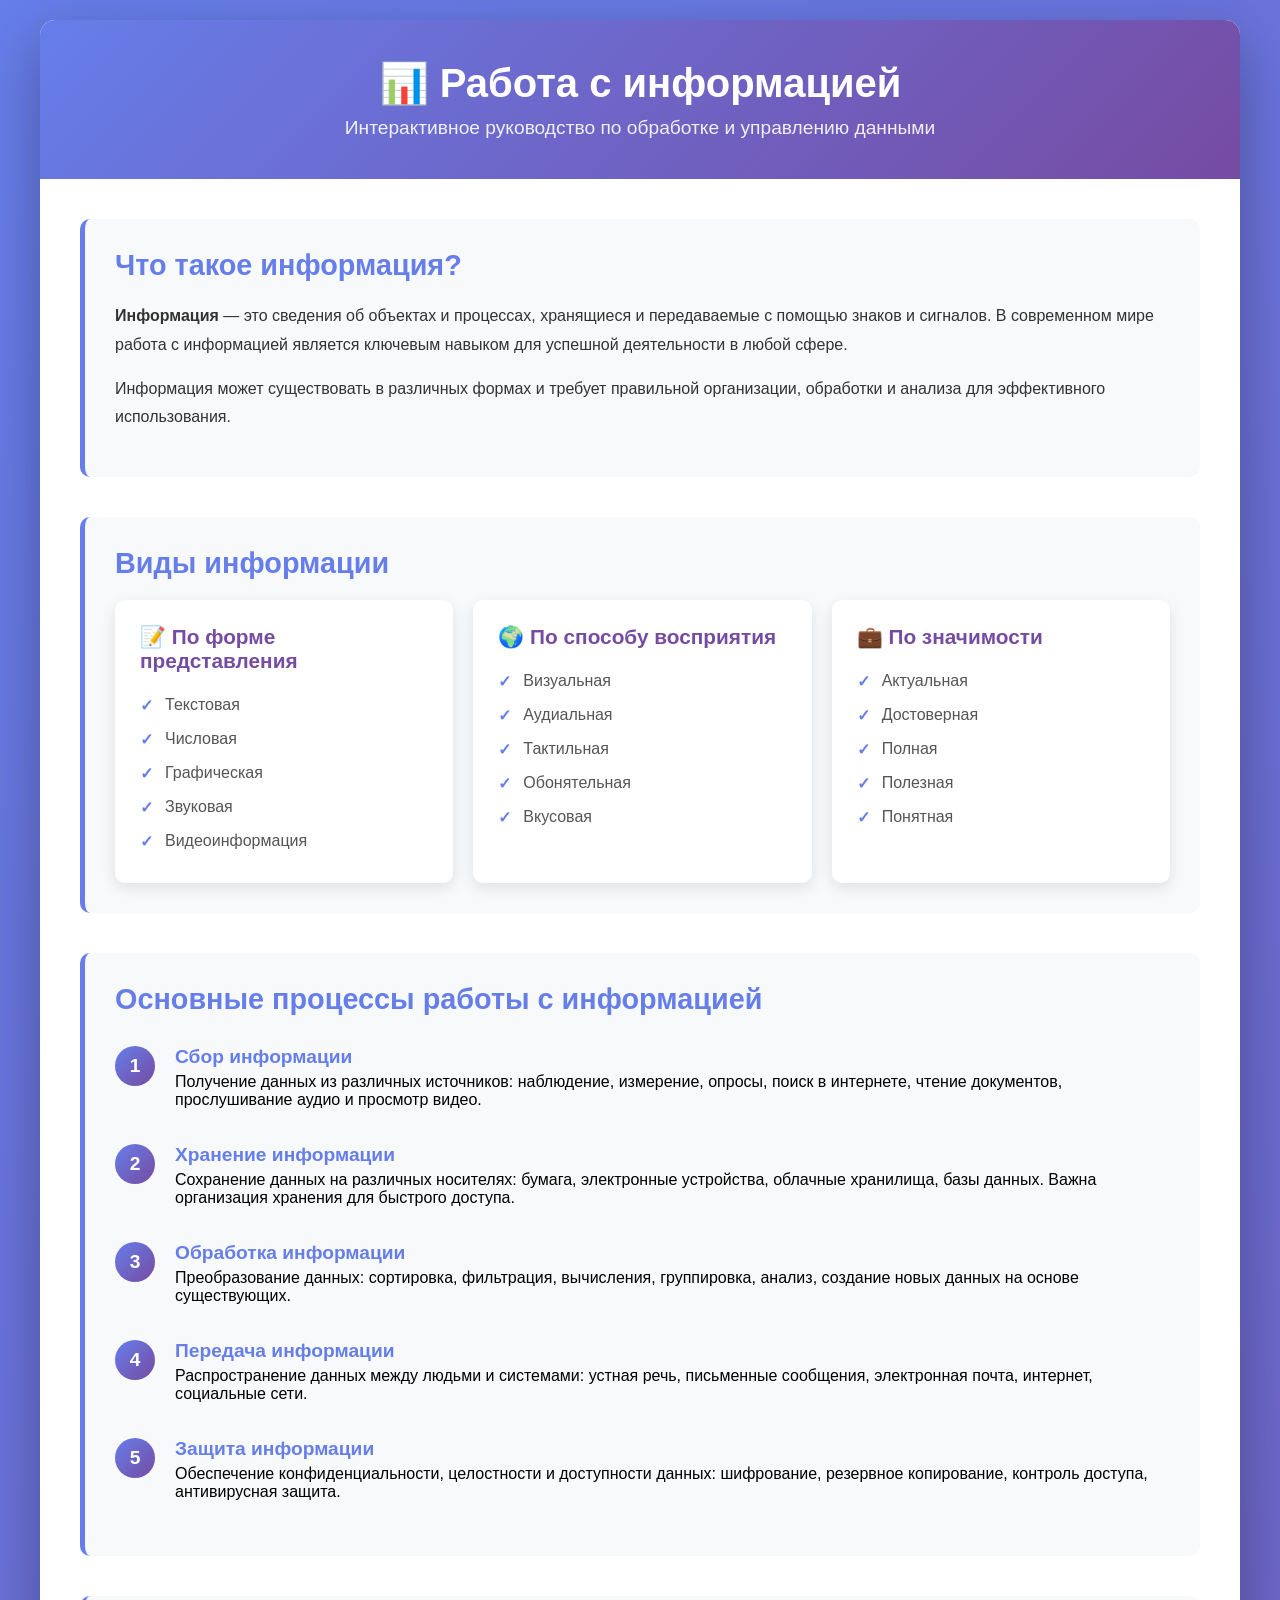
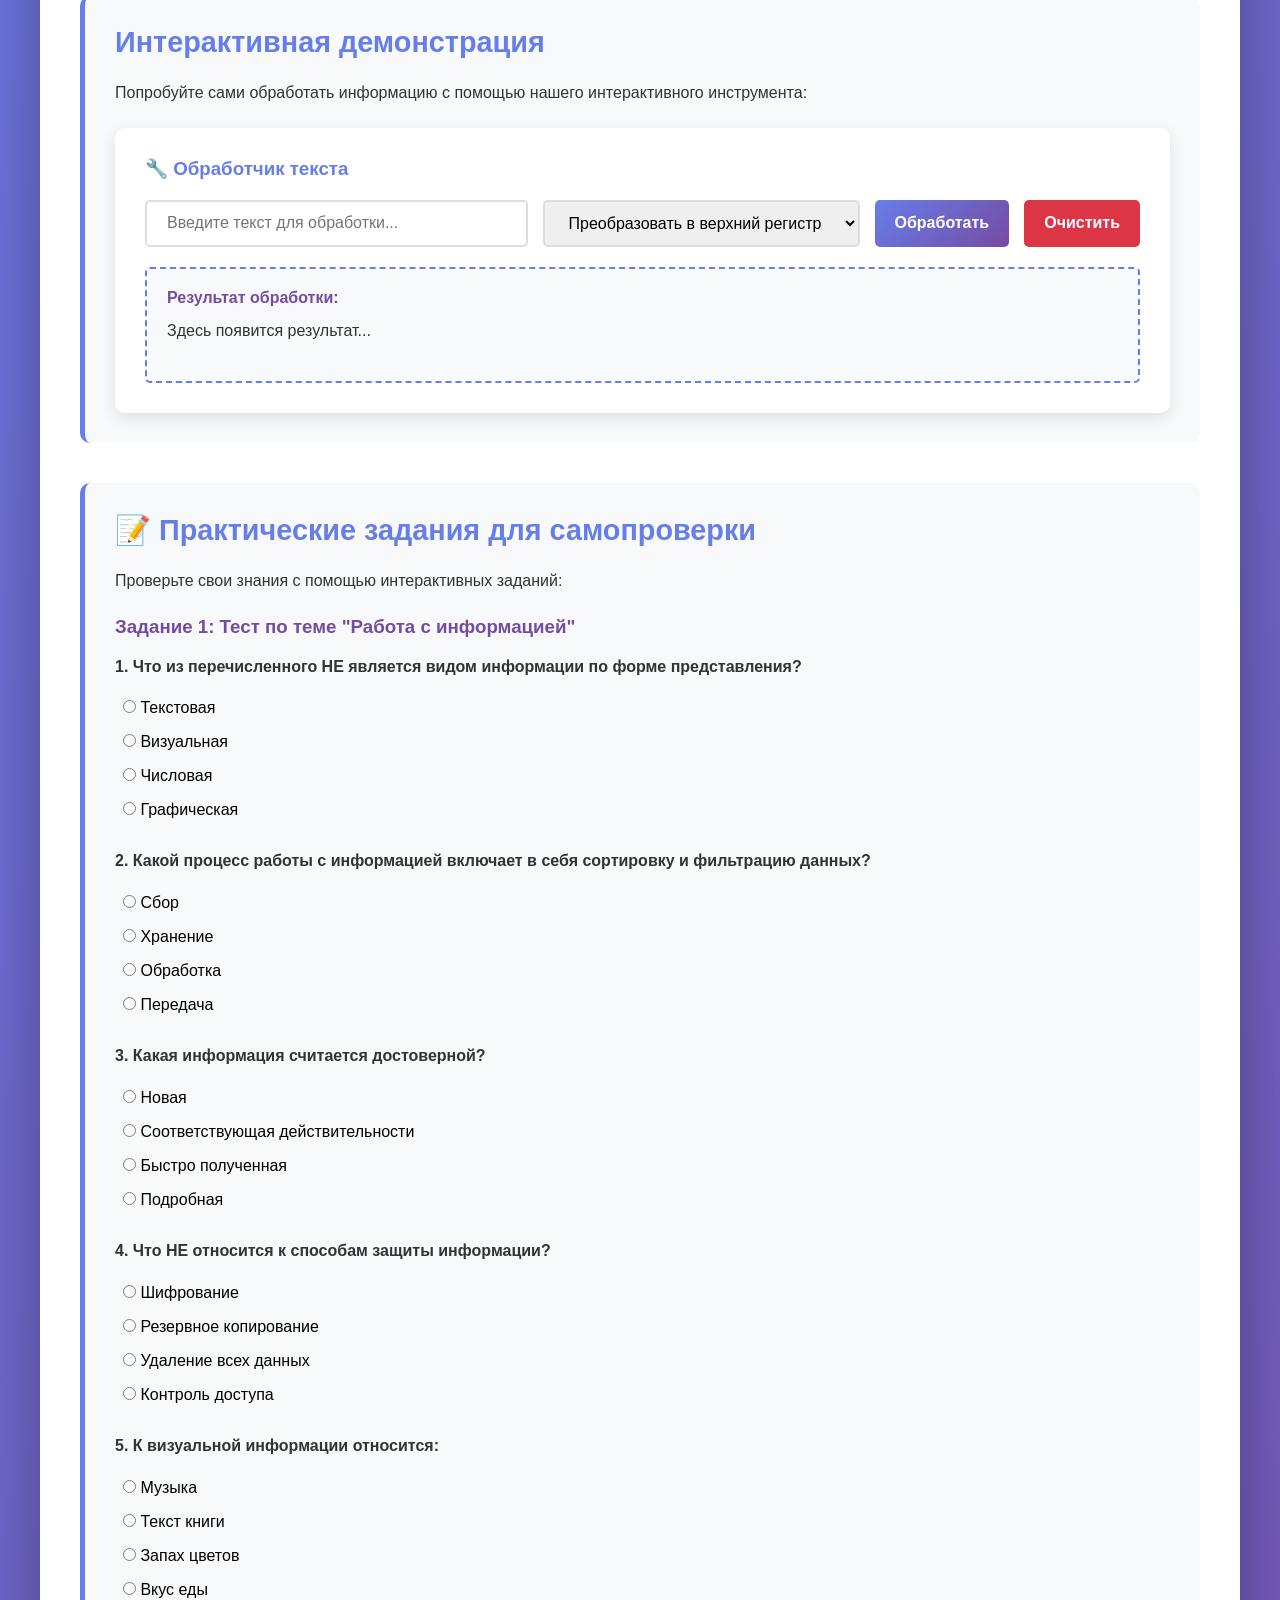
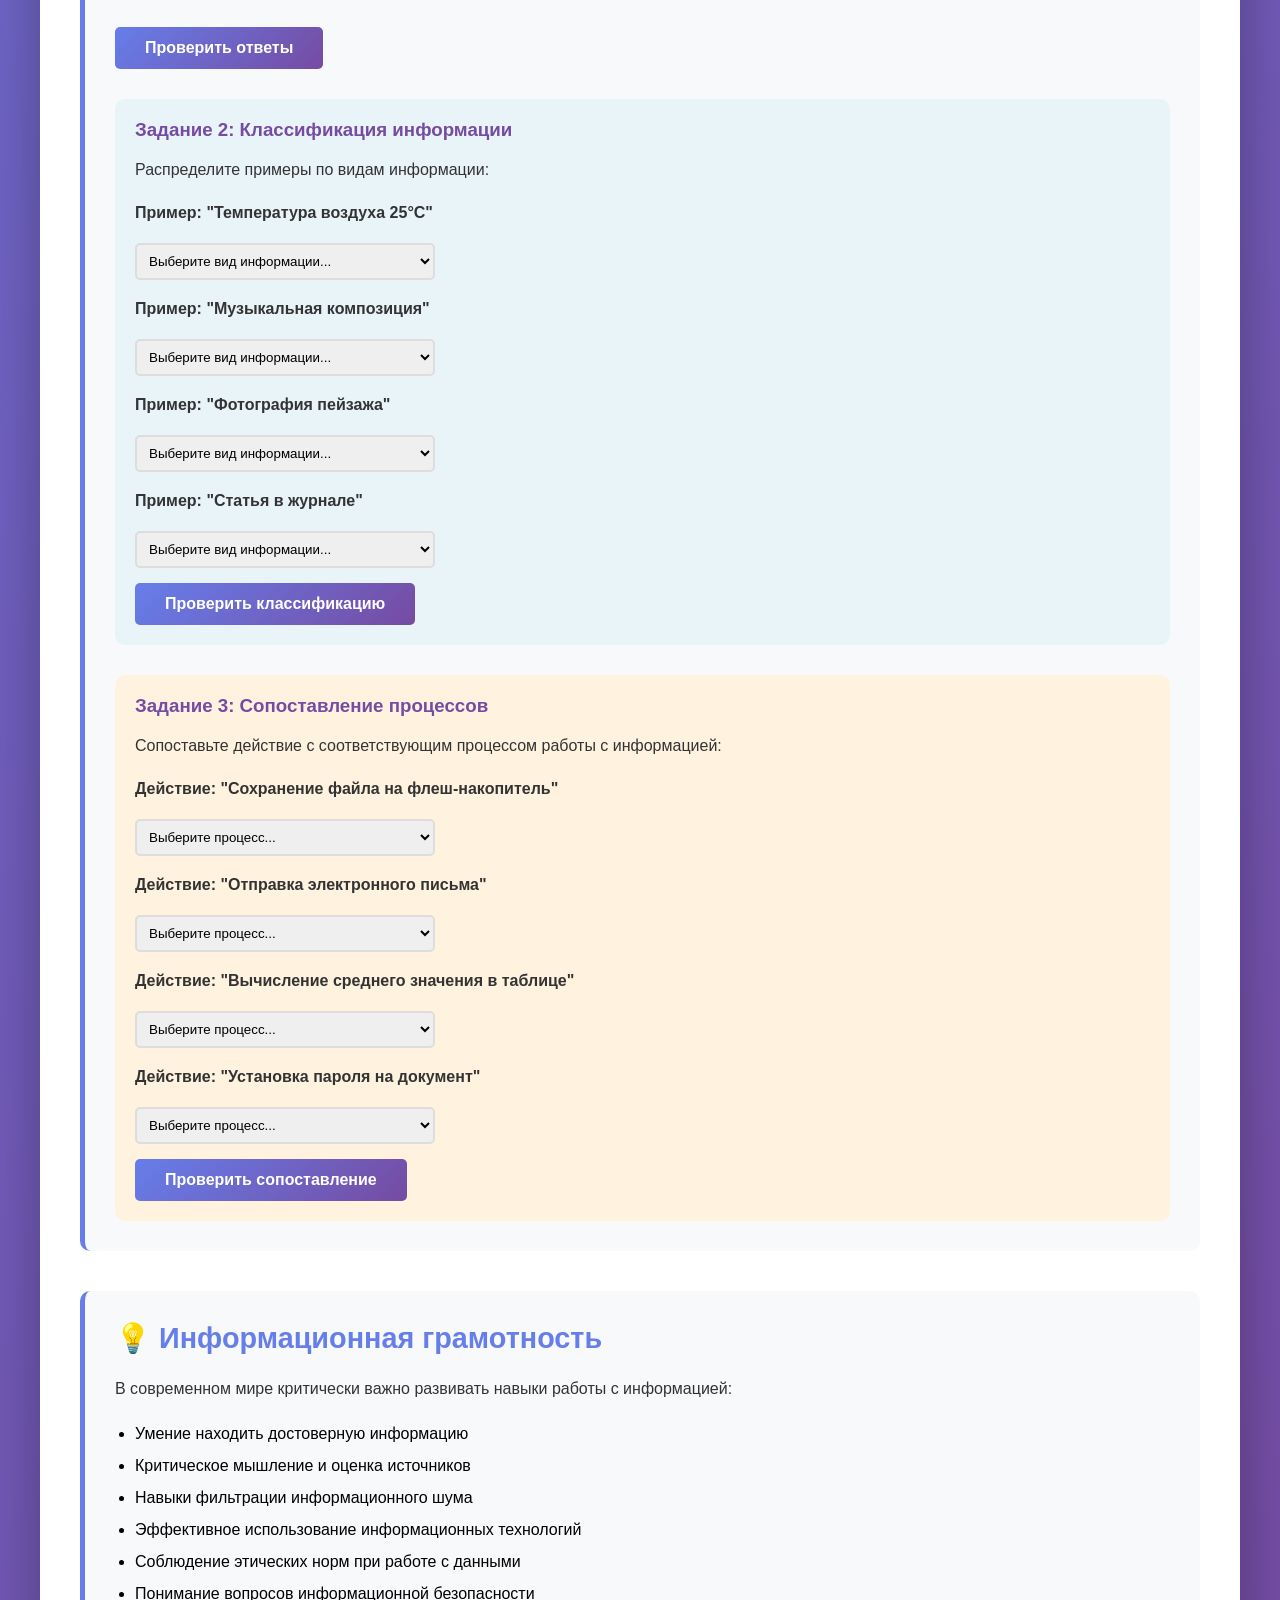
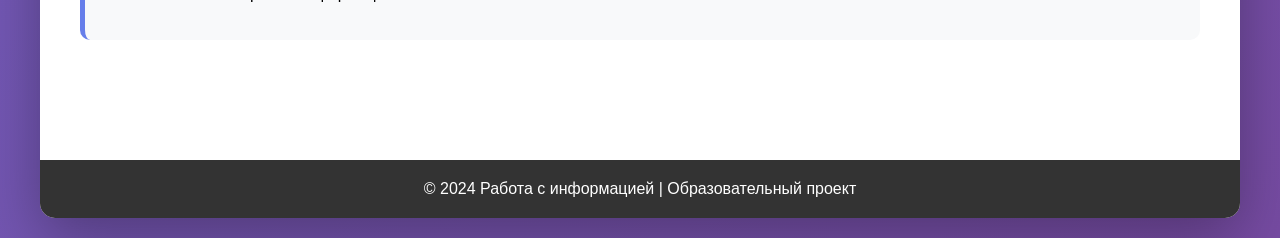
<file: public/information-work.html>
<!DOCTYPE html>
<html lang="ru">
<head>
    <meta charset="UTF-8">
    <meta name="viewport" content="width=device-width, initial-scale=1.0">
    <title>Работа с информацией</title>
    <style>
        * {
            margin: 0;
            padding: 0;
            box-sizing: border-box;
        }

        body {
            font-family: 'Segoe UI', Tahoma, Geneva, Verdana, sans-serif;
            background: linear-gradient(135deg, #667eea 0%, #764ba2 100%);
            min-height: 100vh;
            padding: 20px;
        }

        .container {
            max-width: 1200px;
            margin: 0 auto;
            background: white;
            border-radius: 15px;
            box-shadow: 0 20px 60px rgba(0, 0, 0, 0.3);
            overflow: hidden;
        }

        header {
            background: linear-gradient(135deg, #667eea 0%, #764ba2 100%);
            color: white;
            padding: 40px;
            text-align: center;
        }

        header h1 {
            font-size: 2.5em;
            margin-bottom: 10px;
        }

        header p {
            font-size: 1.2em;
            opacity: 0.9;
        }

        .content {
            padding: 40px;
        }

        .section {
            margin-bottom: 40px;
            padding: 30px;
            background: #f8f9fa;
            border-radius: 10px;
            border-left: 5px solid #667eea;
        }

        .section h2 {
            color: #667eea;
            margin-bottom: 20px;
            font-size: 1.8em;
        }

        .section p {
            line-height: 1.8;
            color: #333;
            margin-bottom: 15px;
        }

        .info-types {
            display: grid;
            grid-template-columns: repeat(auto-fit, minmax(250px, 1fr));
            gap: 20px;
            margin-top: 20px;
        }

        .info-type-card {
            background: white;
            padding: 25px;
            border-radius: 10px;
            box-shadow: 0 5px 15px rgba(0, 0, 0, 0.1);
            transition: transform 0.3s ease;
        }

        .info-type-card:hover {
            transform: translateY(-5px);
        }

        .info-type-card h3 {
            color: #764ba2;
            margin-bottom: 15px;
            font-size: 1.3em;
        }

        .info-type-card ul {
            list-style: none;
            padding-left: 0;
        }

        .info-type-card li {
            padding: 8px 0;
            color: #555;
            position: relative;
            padding-left: 25px;
        }

        .info-type-card li:before {
            content: "✓";
            position: absolute;
            left: 0;
            color: #667eea;
            font-weight: bold;
        }

        .process-steps {
            counter-reset: step-counter;
            list-style: none;
        }

        .process-steps li {
            position: relative;
            padding-left: 60px;
            margin-bottom: 25px;
            padding-top: 10px;
        }

        .process-steps li:before {
            counter-increment: step-counter;
            content: counter(step-counter);
            position: absolute;
            left: 0;
            top: 10px;
            width: 40px;
            height: 40px;
            background: linear-gradient(135deg, #667eea 0%, #764ba2 100%);
            color: white;
            border-radius: 50%;
            text-align: center;
            line-height: 40px;
            font-weight: bold;
            font-size: 1.2em;
        }

        .process-steps li strong {
            color: #667eea;
            font-size: 1.2em;
            display: block;
            margin-bottom: 5px;
        }

        .interactive-demo {
            background: white;
            padding: 30px;
            border-radius: 10px;
            box-shadow: 0 5px 15px rgba(0, 0, 0, 0.1);
            margin-top: 20px;
        }

        .interactive-demo h3 {
            color: #667eea;
            margin-bottom: 20px;
        }

        .demo-controls {
            display: flex;
            gap: 15px;
            margin-bottom: 20px;
            flex-wrap: wrap;
        }

        .demo-controls input,
        .demo-controls select,
        .demo-controls button {
            padding: 12px 20px;
            border: 2px solid #ddd;
            border-radius: 5px;
            font-size: 1em;
            transition: all 0.3s ease;
        }

        .demo-controls input:focus,
        .demo-controls select:focus {
            border-color: #667eea;
            outline: none;
        }

        .demo-controls button {
            background: linear-gradient(135deg, #667eea 0%, #764ba2 100%);
            color: white;
            border: none;
            cursor: pointer;
            font-weight: bold;
        }

        .demo-controls button:hover {
            transform: translateY(-2px);
            box-shadow: 0 5px 15px rgba(102, 126, 234, 0.4);
        }

        .demo-result {
            background: #f8f9fa;
            padding: 20px;
            border-radius: 5px;
            border: 2px dashed #667eea;
            min-height: 100px;
        }

        .demo-result h4 {
            color: #764ba2;
            margin-bottom: 10px;
        }

        footer {
            background: #333;
            color: white;
            text-align: center;
            padding: 20px;
            margin-top: 40px;
        }

        @media (max-width: 768px) {
            header h1 {
                font-size: 2em;
            }

            .content {
                padding: 20px;
            }

            .section {
                padding: 20px;
            }
        }
    </style>
</head>
<body>
    <div class="container">
        <header>
            <h1>📊 Работа с информацией</h1>
            <p>Интерактивное руководство по обработке и управлению данными</p>
        </header>

        <div class="content">
            <div class="section">
                <h2>Что такое информация?</h2>
                <p>
                    <strong>Информация</strong> — это сведения об объектах и процессах, хранящиеся и передаваемые с помощью знаков и сигналов.
                    В современном мире работа с информацией является ключевым навыком для успешной деятельности в любой сфере.
                </p>
                <p>
                    Информация может существовать в различных формах и требует правильной организации, обработки и анализа
                    для эффективного использования.
                </p>
            </div>

            <div class="section">
                <h2>Виды информации</h2>
                <div class="info-types">
                    <div class="info-type-card">
                        <h3>📝 По форме представления</h3>
                        <ul>
                            <li>Текстовая</li>
                            <li>Числовая</li>
                            <li>Графическая</li>
                            <li>Звуковая</li>
                            <li>Видеоинформация</li>
                        </ul>
                    </div>
                    <div class="info-type-card">
                        <h3>🌍 По способу восприятия</h3>
                        <ul>
                            <li>Визуальная</li>
                            <li>Аудиальная</li>
                            <li>Тактильная</li>
                            <li>Обонятельная</li>
                            <li>Вкусовая</li>
                        </ul>
                    </div>
                    <div class="info-type-card">
                        <h3>💼 По значимости</h3>
                        <ul>
                            <li>Актуальная</li>
                            <li>Достоверная</li>
                            <li>Полная</li>
                            <li>Полезная</li>
                            <li>Понятная</li>
                        </ul>
                    </div>
                </div>
            </div>

            <div class="section">
                <h2>Основные процессы работы с информацией</h2>
                <ol class="process-steps">
                    <li>
                        <strong>Сбор информации</strong>
                        Получение данных из различных источников: наблюдение, измерение, опросы, поиск в интернете,
                        чтение документов, прослушивание аудио и просмотр видео.
                    </li>
                    <li>
                        <strong>Хранение информации</strong>
                        Сохранение данных на различных носителях: бумага, электронные устройства, облачные хранилища,
                        базы данных. Важна организация хранения для быстрого доступа.
                    </li>
                    <li>
                        <strong>Обработка информации</strong>
                        Преобразование данных: сортировка, фильтрация, вычисления, группировка, анализ,
                        создание новых данных на основе существующих.
                    </li>
                    <li>
                        <strong>Передача информации</strong>
                        Распространение данных между людьми и системами: устная речь, письменные сообщения,
                        электронная почта, интернет, социальные сети.
                    </li>
                    <li>
                        <strong>Защита информации</strong>
                        Обеспечение конфиденциальности, целостности и доступности данных: шифрование,
                        резервное копирование, контроль доступа, антивирусная защита.
                    </li>
                </ol>
            </div>

            <div class="section">
                <h2>Интерактивная демонстрация</h2>
                <p>Попробуйте сами обработать информацию с помощью нашего интерактивного инструмента:</p>

                <div class="interactive-demo">
                    <h3>🔧 Обработчик текста</h3>
                    <div class="demo-controls">
                        <input type="text" id="textInput" placeholder="Введите текст для обработки..." style="flex: 1; min-width: 200px;">
                        <select id="operationSelect">
                            <option value="uppercase">Преобразовать в верхний регистр</option>
                            <option value="lowercase">Преобразовать в нижний регистр</option>
                            <option value="reverse">Развернуть текст</option>
                            <option value="length">Подсчитать длину</option>
                            <option value="words">Подсчитать слова</option>
                            <option value="removeSpaces">Удалить пробелы</option>
                        </select>
                        <button onclick="processText()">Обработать</button>
                        <button onclick="clearText()" style="background: #dc3545;">Очистить</button>
                    </div>
                    <div class="demo-result">
                        <h4>Результат обработки:</h4>
                        <p id="resultOutput">Здесь появится результат...</p>
                    </div>
                </div>
            </div>

            <div class="section">
                <h2>📝 Практические задания для самопроверки</h2>
                <p>Проверьте свои знания с помощью интерактивных заданий:</p>

                <div class="quiz-container" style="margin-top: 20px;">
                    <h3 style="color: #764ba2; margin-bottom: 15px;">Задание 1: Тест по теме "Работа с информацией"</h3>
                    <div id="quiz">
                        <div class="question" style="margin-bottom: 20px;">
                            <p style="font-weight: bold; margin-bottom: 10px;">1. Что из перечисленного НЕ является видом информации по форме представления?</p>
                            <label style="display: block; padding: 8px; cursor: pointer;"><input type="radio" name="q1" value="a"> Текстовая</label>
                            <label style="display: block; padding: 8px; cursor: pointer;"><input type="radio" name="q1" value="b"> Визуальная</label>
                            <label style="display: block; padding: 8px; cursor: pointer;"><input type="radio" name="q1" value="c"> Числовая</label>
                            <label style="display: block; padding: 8px; cursor: pointer;"><input type="radio" name="q1" value="d"> Графическая</label>
                        </div>

                        <div class="question" style="margin-bottom: 20px;">
                            <p style="font-weight: bold; margin-bottom: 10px;">2. Какой процесс работы с информацией включает в себя сортировку и фильтрацию данных?</p>
                            <label style="display: block; padding: 8px; cursor: pointer;"><input type="radio" name="q2" value="a"> Сбор</label>
                            <label style="display: block; padding: 8px; cursor: pointer;"><input type="radio" name="q2" value="b"> Хранение</label>
                            <label style="display: block; padding: 8px; cursor: pointer;"><input type="radio" name="q2" value="c"> Обработка</label>
                            <label style="display: block; padding: 8px; cursor: pointer;"><input type="radio" name="q2" value="d"> Передача</label>
                        </div>

                        <div class="question" style="margin-bottom: 20px;">
                            <p style="font-weight: bold; margin-bottom: 10px;">3. Какая информация считается достоверной?</p>
                            <label style="display: block; padding: 8px; cursor: pointer;"><input type="radio" name="q3" value="a"> Новая</label>
                            <label style="display: block; padding: 8px; cursor: pointer;"><input type="radio" name="q3" value="b"> Соответствующая действительности</label>
                            <label style="display: block; padding: 8px; cursor: pointer;"><input type="radio" name="q3" value="c"> Быстро полученная</label>
                            <label style="display: block; padding: 8px; cursor: pointer;"><input type="radio" name="q3" value="d"> Подробная</label>
                        </div>

                        <div class="question" style="margin-bottom: 20px;">
                            <p style="font-weight: bold; margin-bottom: 10px;">4. Что НЕ относится к способам защиты информации?</p>
                            <label style="display: block; padding: 8px; cursor: pointer;"><input type="radio" name="q4" value="a"> Шифрование</label>
                            <label style="display: block; padding: 8px; cursor: pointer;"><input type="radio" name="q4" value="b"> Резервное копирование</label>
                            <label style="display: block; padding: 8px; cursor: pointer;"><input type="radio" name="q4" value="c"> Удаление всех данных</label>
                            <label style="display: block; padding: 8px; cursor: pointer;"><input type="radio" name="q4" value="d"> Контроль доступа</label>
                        </div>

                        <div class="question" style="margin-bottom: 20px;">
                            <p style="font-weight: bold; margin-bottom: 10px;">5. К визуальной информации относится:</p>
                            <label style="display: block; padding: 8px; cursor: pointer;"><input type="radio" name="q5" value="a"> Музыка</label>
                            <label style="display: block; padding: 8px; cursor: pointer;"><input type="radio" name="q5" value="b"> Текст книги</label>
                            <label style="display: block; padding: 8px; cursor: pointer;"><input type="radio" name="q5" value="c"> Запах цветов</label>
                            <label style="display: block; padding: 8px; cursor: pointer;"><input type="radio" name="q5" value="d"> Вкус еды</label>
                        </div>

                        <button onclick="checkQuiz()" style="background: linear-gradient(135deg, #667eea 0%, #764ba2 100%); color: white; border: none; padding: 12px 30px; border-radius: 5px; font-size: 1em; cursor: pointer; font-weight: bold;">Проверить ответы</button>
                        <div id="quizResult" style="margin-top: 20px; padding: 15px; border-radius: 5px; display: none;"></div>
                    </div>
                </div>

                <div class="practice-exercise" style="margin-top: 30px; padding: 20px; background: #e8f4f8; border-radius: 10px;">
                    <h3 style="color: #764ba2; margin-bottom: 15px;">Задание 2: Классификация информации</h3>
                    <p style="margin-bottom: 15px;">Распределите примеры по видам информации:</p>

                    <div class="classification-task">
                        <div style="margin-bottom: 15px;">
                            <p style="font-weight: bold;">Пример: "Температура воздуха 25°C"</p>
                            <select id="class1" style="padding: 8px; border: 2px solid #ddd; border-radius: 5px; width: 100%; max-width: 300px;">
                                <option value="">Выберите вид информации...</option>
                                <option value="text">Текстовая</option>
                                <option value="numeric">Числовая</option>
                                <option value="graphic">Графическая</option>
                                <option value="sound">Звуковая</option>
                            </select>
                        </div>

                        <div style="margin-bottom: 15px;">
                            <p style="font-weight: bold;">Пример: "Музыкальная композиция"</p>
                            <select id="class2" style="padding: 8px; border: 2px solid #ddd; border-radius: 5px; width: 100%; max-width: 300px;">
                                <option value="">Выберите вид информации...</option>
                                <option value="text">Текстовая</option>
                                <option value="numeric">Числовая</option>
                                <option value="graphic">Графическая</option>
                                <option value="sound">Звуковая</option>
                            </select>
                        </div>

                        <div style="margin-bottom: 15px;">
                            <p style="font-weight: bold;">Пример: "Фотография пейзажа"</p>
                            <select id="class3" style="padding: 8px; border: 2px solid #ddd; border-radius: 5px; width: 100%; max-width: 300px;">
                                <option value="">Выберите вид информации...</option>
                                <option value="text">Текстовая</option>
                                <option value="numeric">Числовая</option>
                                <option value="graphic">Графическая</option>
                                <option value="sound">Звуковая</option>
                            </select>
                        </div>

                        <div style="margin-bottom: 15px;">
                            <p style="font-weight: bold;">Пример: "Статья в журнале"</p>
                            <select id="class4" style="padding: 8px; border: 2px solid #ddd; border-radius: 5px; width: 100%; max-width: 300px;">
                                <option value="">Выберите вид информации...</option>
                                <option value="text">Текстовая</option>
                                <option value="numeric">Числовая</option>
                                <option value="graphic">Графическая</option>
                                <option value="sound">Звуковая</option>
                            </select>
                        </div>

                        <button onclick="checkClassification()" style="background: linear-gradient(135deg, #667eea 0%, #764ba2 100%); color: white; border: none; padding: 12px 30px; border-radius: 5px; font-size: 1em; cursor: pointer; font-weight: bold;">Проверить классификацию</button>
                        <div id="classResult" style="margin-top: 20px; padding: 15px; border-radius: 5px; display: none;"></div>
                    </div>
                </div>

                <div class="matching-task" style="margin-top: 30px; padding: 20px; background: #fff3e0; border-radius: 10px;">
                    <h3 style="color: #764ba2; margin-bottom: 15px;">Задание 3: Сопоставление процессов</h3>
                    <p style="margin-bottom: 15px;">Сопоставьте действие с соответствующим процессом работы с информацией:</p>

                    <div class="matching-pairs">
                        <div style="margin-bottom: 15px;">
                            <p style="font-weight: bold;">Действие: "Сохранение файла на флеш-накопитель"</p>
                            <select id="match1" style="padding: 8px; border: 2px solid #ddd; border-radius: 5px; width: 100%; max-width: 300px;">
                                <option value="">Выберите процесс...</option>
                                <option value="collection">Сбор</option>
                                <option value="storage">Хранение</option>
                                <option value="processing">Обработка</option>
                                <option value="transfer">Передача</option>
                                <option value="protection">Защита</option>
                            </select>
                        </div>

                        <div style="margin-bottom: 15px;">
                            <p style="font-weight: bold;">Действие: "Отправка электронного письма"</p>
                            <select id="match2" style="padding: 8px; border: 2px solid #ddd; border-radius: 5px; width: 100%; max-width: 300px;">
                                <option value="">Выберите процесс...</option>
                                <option value="collection">Сбор</option>
                                <option value="storage">Хранение</option>
                                <option value="processing">Обработка</option>
                                <option value="transfer">Передача</option>
                                <option value="protection">Защита</option>
                            </select>
                        </div>

                        <div style="margin-bottom: 15px;">
                            <p style="font-weight: bold;">Действие: "Вычисление среднего значения в таблице"</p>
                            <select id="match3" style="padding: 8px; border: 2px solid #ddd; border-radius: 5px; width: 100%; max-width: 300px;">
                                <option value="">Выберите процесс...</option>
                                <option value="collection">Сбор</option>
                                <option value="storage">Хранение</option>
                                <option value="processing">Обработка</option>
                                <option value="transfer">Передача</option>
                                <option value="protection">Защита</option>
                            </select>
                        </div>

                        <div style="margin-bottom: 15px;">
                            <p style="font-weight: bold;">Действие: "Установка пароля на документ"</p>
                            <select id="match4" style="padding: 8px; border: 2px solid #ddd; border-radius: 5px; width: 100%; max-width: 300px;">
                                <option value="">Выберите процесс...</option>
                                <option value="collection">Сбор</option>
                                <option value="storage">Хранение</option>
                                <option value="processing">Обработка</option>
                                <option value="transfer">Передача</option>
                                <option value="protection">Защита</option>
                            </select>
                        </div>

                        <button onclick="checkMatching()" style="background: linear-gradient(135deg, #667eea 0%, #764ba2 100%); color: white; border: none; padding: 12px 30px; border-radius: 5px; font-size: 1em; cursor: pointer; font-weight: bold;">Проверить сопоставление</button>
                        <div id="matchResult" style="margin-top: 20px; padding: 15px; border-radius: 5px; display: none;"></div>
                    </div>
                </div>
            </div>

            <div class="section">
                <h2>💡 Информационная грамотность</h2>
                <p>В современном мире критически важно развивать навыки работы с информацией:</p>
                <ul style="margin-left: 20px; line-height: 2;">
                    <li>Умение находить достоверную информацию</li>
                    <li>Критическое мышление и оценка источников</li>
                    <li>Навыки фильтрации информационного шума</li>
                    <li>Эффективное использование информационных технологий</li>
                    <li>Соблюдение этических норм при работе с данными</li>
                    <li>Понимание вопросов информационной безопасности</li>
                </ul>
            </div>
        </div>

        <footer>
            <p>© 2024 Работа с информацией | Образовательный проект</p>
        </footer>
    </div>

    <script>
        function processText() {
            const text = document.getElementById('textInput').value;
            const operation = document.getElementById('operationSelect').value;
            const resultOutput = document.getElementById('resultOutput');

            if (!text.trim()) {
                resultOutput.textContent = '⚠️ Пожалуйста, введите текст для обработки';
                resultOutput.style.color = '#dc3545';
                return;
            }

            let result = '';

            switch(operation) {
                case 'uppercase':
                    result = text.toUpperCase();
                    break;
                case 'lowercase':
                    result = text.toLowerCase();
                    break;
                case 'reverse':
                    result = text.split('').reverse().join('');
                    break;
                case 'length':
                    result = `Длина текста: ${text.length} символов(а)`;
                    break;
                case 'words':
                    const words = text.trim().split(/\s+/).filter(word => word.length > 0);
                    result = `Количество слов: ${words.length}`;
                    break;
                case 'removeSpaces':
                    result = text.replace(/\s/g, '');
                    break;
                default:
                    result = 'Выберите операцию';
            }

            resultOutput.textContent = result;
            resultOutput.style.color = '#333';
        }

        function clearText() {
            document.getElementById('textInput').value = '';
            document.getElementById('resultOutput').textContent = 'Здесь появится результат...';
            document.getElementById('resultOutput').style.color = '#333';
        }

        document.getElementById('textInput').addEventListener('keypress', function(e) {
            if (e.key === 'Enter') {
                processText();
            }
        });

        function checkQuiz() {
            const answers = { q1: 'b', q2: 'c', q3: 'b', q4: 'c', q5: 'b' };
            let score = 0;
            const total = 5;

            for (let i = 1; i <= total; i++) {
                const selected = document.querySelector(`input[name="q${i}"]:checked`);
                if (selected && selected.value === answers[`q${i}`]) score++;
            }

            const resultDiv = document.getElementById('quizResult');
            resultDiv.style.display = 'block';

            if (score === total) {
                resultDiv.style.background = '#d4edda';
                resultDiv.style.color = '#155724';
                resultDiv.innerHTML = `<strong>🎉 Отлично!</strong> Вы набрали ${score} из ${total} баллов. Все ответы верны!`;
            } else if (score >= 3) {
                resultDiv.style.background = '#fff3cd';
                resultDiv.style.color = '#856404';
                resultDiv.innerHTML = `<strong>👍 Хорошо!</strong> Вы набрали ${score} из ${total} баллов. Но можно лучше!`;
            } else {
                resultDiv.style.background = '#f8d7da';
                resultDiv.style.color = '#721c24';
                resultDiv.innerHTML = `<strong>📚 Нужно повторить!</strong> Вы набрали ${score} из ${total} баллов. Рекомендуется изучить материал ещё раз.`;
            }
        }

        function checkClassification() {
            const answers = { class1: 'numeric', class2: 'sound', class3: 'graphic', class4: 'text' };
            let correct = 0;
            const total = 4;

            for (let i = 1; i <= total; i++) {
                if (document.getElementById(`class${i}`).value === answers[`class${i}`]) correct++;
            }

            const resultDiv = document.getElementById('classResult');
            resultDiv.style.display = 'block';

            if (correct === total) {
                resultDiv.style.background = '#d4edda';
                resultDiv.style.color = '#155724';
                resultDiv.innerHTML = `<strong>🎉 Превосходно!</strong> Все ${correct} из ${total} ответов верны!`;
            } else if (correct >= 2) {
                resultDiv.style.background = '#fff3cd';
                resultDiv.style.color = '#856404';
                resultDiv.innerHTML = `<strong>👍 Неплохо!</strong> ${correct} из ${total} правильных ответов.`;
            } else {
                resultDiv.style.background = '#f8d7da';
                resultDiv.style.color = '#721c24';
                resultDiv.innerHTML = `<strong>📚 Попробуйте ещё раз!</strong> Правильно только ${correct} из ${total}.`;
            }
        }

        function checkMatching() {
            const answers = { match1: 'storage', match2: 'transfer', match3: 'processing', match4: 'protection' };
            let correct = 0;
            const total = 4;

            for (let i = 1; i <= total; i++) {
                if (document.getElementById(`match${i}`).value === answers[`match${i}`]) correct++;
            }

            const resultDiv = document.getElementById('matchResult');
            resultDiv.style.display = 'block';

            if (correct === total) {
                resultDiv.style.background = '#d4edda';
                resultDiv.style.color = '#155724';
                resultDiv.innerHTML = `<strong>🎉 Великолепно!</strong> Все ${correct} из ${total} сопоставлений верны!`;
            } else if (correct >= 2) {
                resultDiv.style.background = '#fff3cd';
                resultDiv.style.color = '#856404';
                resultDiv.innerHTML = `<strong>👍 Хорошо!</strong> ${correct} из ${total} правильных сопоставлений.`;
            } else {
                resultDiv.style.background = '#f8d7da';
                resultDiv.style.color = '#721c24';
                resultDiv.innerHTML = `<strong>📚 Изучите процессы ещё раз!</strong> Только ${correct} из ${total} верны.`;
            }
        }
    </script>
</body>
</html>
</file>
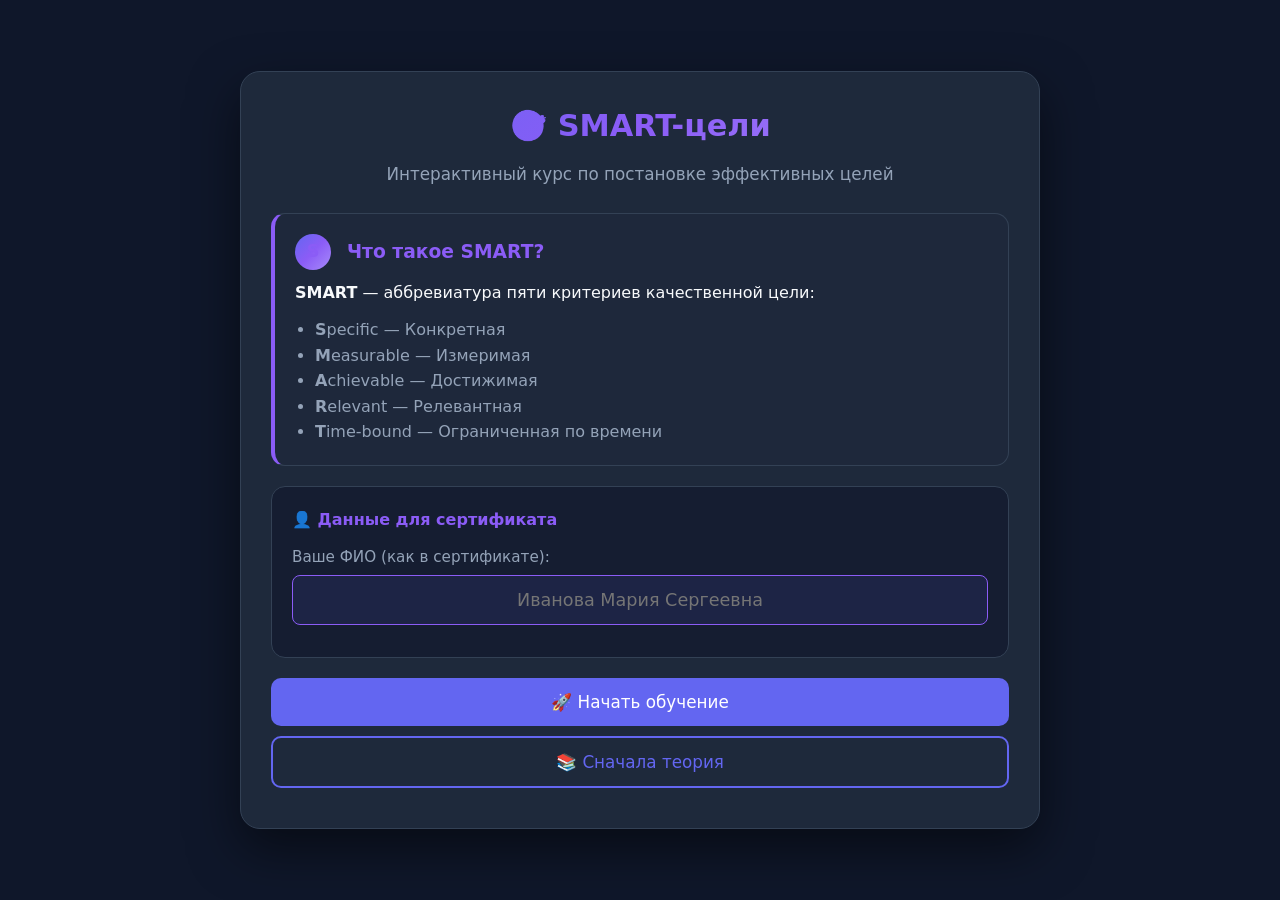
<file: public/smart-goals.html>
<!DOCTYPE html>
<html lang="ru">
<head>
  <meta charset="UTF-8">
  <meta name="viewport" content="width=device-width, initial-scale=1.0">
  <title>SMART-цели | Обучающая программа</title>
  <style>
    :root {
      --bg: #0f172a;
      --card: #1e293b;
      --primary: #6366f1;
      --accent: #8b5cf6;
      --success: #22c55e;
      --warning: #f59e0b;
      --error: #ef4444;
      --text: #f8fafc;
      --muted: #94a3b8;
      --border: #334155;
      --gradient: linear-gradient(135deg, #6366f1, #8b5cf6, #a78bfa);
    }
    * { box-sizing: border-box; margin: 0; padding: 0; font-family: 'Segoe UI', system-ui, sans-serif; }
    body {
      background: var(--bg);
      color: var(--text);
      min-height: 100vh;
      display: flex;
      justify-content: center;
      align-items: center;
      padding: 20px;
      line-height: 1.6;
    }
    .container {
      background: var(--card);
      border: 1px solid var(--border);
      border-radius: 20px;
      padding: 30px;
      max-width: 800px;
      width: 100%;
      box-shadow: 0 20px 50px rgba(0,0,0,0.5);
    }
    h1 {
      text-align: center;
      margin-bottom: 10px;
      font-size: 1.9rem;
      background: var(--gradient);
      -webkit-background-clip: text;
      -webkit-text-fill-color: transparent;
      background-clip: text;
    }
    .subtitle {
      text-align: center;
      color: var(--muted);
      margin-bottom: 25px;
      font-size: 1.05rem;
    }
    .screen { display: none; animation: fade 0.4s ease; }
    .screen.active { display: block; }
    @keyframes fade { from { opacity: 0; transform: translateY(12px); } to { opacity: 1; transform: translateY(0); } }

    .btn {
      background: var(--primary);
      color: white;
      border: none;
      padding: 14px 24px;
      border-radius: 10px;
      cursor: pointer;
      font-size: 1.05rem;
      font-weight: 500;
      transition: all 0.25s;
      width: 100%;
      margin: 10px 0;
      display: flex;
      align-items: center;
      justify-content: center;
      gap: 8px;
    }
    .btn:hover { 
      background: #4f46e5; 
      transform: translateY(-2px);
      box-shadow: 0 8px 20px rgba(99, 102, 241, 0.4);
    }
    .btn:disabled { opacity: 0.5; cursor: not-allowed; transform: none; }
    .btn-outline {
      background: transparent;
      border: 2px solid var(--primary);
      color: var(--primary);
    }
    .btn-outline:hover { background: rgba(99, 102, 241, 0.15); }
    .btn-success { background: var(--success); }
    .btn-success:hover { background: #16a34a; }

    .theory-card {
      background: rgba(30, 41, 59, 0.7);
      border: 1px solid var(--border);
      border-radius: 14px;
      padding: 20px;
      margin: 15px 0;
      border-left: 4px solid var(--accent);
    }
    .theory-card h3 {
      color: var(--accent);
      margin-bottom: 10px;
      display: flex;
      align-items: center;
      gap: 8px;
    }
    .smart-letter {
      display: inline-flex;
      align-items: center;
      justify-content: center;
      width: 36px;
      height: 36px;
      background: var(--gradient);
      border-radius: 50%;
      font-weight: bold;
      font-size: 1.1rem;
      margin-right: 8px;
    }

    .progress-header {
      display: flex;
      justify-content: space-between;
      align-items: center;
      margin-bottom: 15px;
      font-size: 0.95rem;
      color: var(--muted);
    }
    .progress-bar {
      height: 8px;
      background: #334155;
      border-radius: 4px;
      overflow: hidden;
      margin-bottom: 25px;
    }
    .progress-fill {
      height: 100%;
      background: var(--gradient);
      width: 0%;
      transition: width 0.5s ease;
      border-radius: 4px;
    }

    .exercise {
      background: rgba(15, 23, 42, 0.6);
      border-radius: 14px;
      padding: 20px;
      margin: 15px 0;
      border: 1px solid var(--border);
    }
    .exercise-title {
      font-weight: 600;
      margin-bottom: 12px;
      color: var(--accent);
      display: flex;
      align-items: center;
      gap: 8px;
    }
    .input-group { margin: 12px 0; }
    .input-group label {
      display: block;
      margin-bottom: 6px;
      font-size: 0.95rem;
      color: var(--muted);
    }
    .input-group input,
    .input-group textarea,
    .input-group select {
      width: 100%;
      padding: 12px 14px;
      border: 1px solid var(--border);
      border-radius: 8px;
      background: #0f172a;
      color: var(--text);
      font-size: 1rem;
      transition: border-color 0.2s;
    }
    .input-group input:focus,
    .input-group textarea:focus,
    .input-group select:focus {
      outline: none;
      border-color: var(--primary);
      box-shadow: 0 0 0 3px rgba(99, 102, 241, 0.2);
    }
    .input-group textarea { min-height: 80px; resize: vertical; }
    .input-group input.fio-input {
      font-size: 1.1rem;
      font-weight: 500;
      text-align: center;
      padding: 14px;
      background: rgba(99, 102, 241, 0.1);
      border-color: var(--accent);
    }

    .options-grid { display: grid; gap: 10px; margin: 15px 0; }
    .option-card {
      background: rgba(30, 41, 59, 0.8);
      border: 2px solid var(--border);
      border-radius: 10px;
      padding: 14px;
      cursor: pointer;
      transition: all 0.2s;
      display: flex;
      align-items: flex-start;
      gap: 10px;
    }
    .option-card:hover { border-color: var(--primary); background: rgba(99, 102, 241, 0.1); }
    .option-card.selected { border-color: var(--accent); background: rgba(139, 92, 246, 0.15); }
    .option-card.correct { border-color: var(--success); background: rgba(34, 197, 94, 0.15); }
    .option-card.wrong { border-color: var(--error); background: rgba(239, 68, 68, 0.15); }
    .option-radio {
      width: 20px;
      height: 20px;
      border: 2px solid var(--border);
      border-radius: 50%;
      display: flex;
      align-items: center;
      justify-content: center;
      flex-shrink: 0;
      margin-top: 2px;
    }
    .option-card.selected .option-radio,
    .option-card.correct .option-radio {
      border-color: var(--success);
      background: var(--success);
    }
    .option-card.selected .option-radio::after,
    .option-card.correct .option-radio::after {
      content: "✓";
      color: white;
      font-size: 12px;
      font-weight: bold;
    }

    .feedback {
      margin-top: 15px;
      padding: 14px;
      border-radius: 10px;
      display: none;
      font-size: 0.95rem;
    }
    .feedback.show { display: block; animation: slideIn 0.3s ease; }
    @keyframes slideIn { from { opacity: 0; transform: translateY(-8px); } to { opacity: 1; transform: translateY(0); } }
    .feedback.ok { background: rgba(34, 197, 94, 0.15); border-left: 3px solid var(--success); color: #86efac; }
    .feedback.err { background: rgba(239, 68, 68, 0.15); border-left: 3px solid var(--error); color: #fca5a5; }
    .feedback.tip { background: rgba(245, 158, 11, 0.15); border-left: 3px solid var(--warning); color: #fcd34d; }

    .example-box {
      background: rgba(30, 41, 59, 0.6);
      border-radius: 10px;
      padding: 15px;
      margin: 12px 0;
      border-left: 3px solid var(--warning);
    }
    .example-box.bad { border-left-color: var(--error); }
    .example-box.good { border-left-color: var(--success); }
    .example-label {
      font-size: 0.85rem;
      color: var(--muted);
      margin-bottom: 5px;
      text-transform: uppercase;
      letter-spacing: 0.5px;
    }

    .result-badge {
      text-align: center;
      padding: 25px 20px;
      background: rgba(34, 197, 94, 0.1);
      border: 2px solid var(--success);
      border-radius: 16px;
      margin: 20px 0;
    }
    .result-badge h3 { color: var(--success); font-size: 1.5rem; margin-bottom: 10px; }
    .score-display {
      font-size: 3rem;
      font-weight: bold;
      background: var(--gradient);
      -webkit-background-clip: text;
      -webkit-text-fill-color: transparent;
      margin: 15px 0;
    }
    .certificate {
      background: rgba(15, 23, 42, 0.8);
      border: 2px solid var(--accent);
      border-radius: 16px;
      padding: 25px;
      text-align: center;
      margin: 20px 0;
      position: relative;
      overflow: hidden;
    }
    .certificate::before {
      content: "🏆";
      position: absolute;
      top: -20px;
      right: -20px;
      font-size: 8rem;
      opacity: 0.1;
      transform: rotate(15deg);
    }
    .certificate-title { font-size: 1.4rem; color: var(--accent); margin-bottom: 15px; }
    .certificate-name { font-size: 1.8rem; font-weight: bold; margin: 10px 0; color: var(--text); }
    .certificate-date { color: var(--muted); margin-top: 15px; font-size: 0.95rem; }

    .nav-buttons { display: flex; gap: 10px; margin-top: 25px; flex-wrap: wrap; }
    .nav-buttons .btn { flex: 1; min-width: 120px; margin: 0; }

    .fio-error { color: var(--error); font-size: 0.85rem; margin-top: 5px; display: none; }
    .fio-error.show { display: block; }
    .input-group.valid input { border-color: var(--success); box-shadow: 0 0 0 3px rgba(34, 197, 94, 0.2); }

    @media (max-width: 600px) {
      .container { padding: 20px; }
      h1 { font-size: 1.6rem; }
      .btn { padding: 12px 18px; font-size: 1rem; }
      .score-display { font-size: 2.5rem; }
    }
  </style>
</head>
<body>

<div class="container">
  <div id="start-screen" class="screen active">
    <h1>🎯 SMART-цели</h1>
    <p class="subtitle">Интерактивный курс по постановке эффективных целей</p>
    
    <div class="theory-card">
      <h3><span class="smart-letter">S</span>Что такое SMART?</h3>
      <p><strong>SMART</strong> — аббревиатура пяти критериев качественной цели:</p>
      <ul style="margin: 12px 0 0 20px; color: var(--muted);">
        <li><strong>S</strong>pecific — Конкретная</li>
        <li><strong>M</strong>easurable — Измеримая</li>
        <li><strong>A</strong>chievable — Достижимая</li>
        <li><strong>R</strong>elevant — Релевантная</li>
        <li><strong>T</strong>ime-bound — Ограниченная по времени</li>
      </ul>
    </div>

    <div class="exercise" style="margin: 20px 0;">
      <div class="exercise-title">👤 Данные для сертификата</div>
      <div class="input-group">
        <label for="fio-input">Ваше ФИО (как в сертификате):</label>
        <input type="text" id="fio-input" class="fio-input" placeholder="Иванова Мария Сергеевна" autocomplete="name" maxlength="100">
        <div class="fio-error" id="fio-error">⚠️ Пожалуйста, введите ФИО (минимум 3 символа)</div>
      </div>
    </div>

    <button class="btn" onclick="startCourse()">🚀 Начать обучение</button>
    <button class="btn btn-outline" onclick="showTheory()">📚 Сначала теория</button>
  </div>

  <div id="theory-screen" class="screen">
    <div class="progress-header">
      <span>Теория</span>
      <span id="theory-progress">0/5</span>
    </div>
    <div class="progress-bar"><div class="progress-fill" id="theory-bar"></div></div>
    <div id="theory-content"></div>
    <div class="nav-buttons">
      <button class="btn btn-outline" id="prev-theory" onclick="changeTheory(-1)" disabled>← Назад</button>
      <button class="btn" id="next-theory" onclick="changeTheory(1)">Далее →</button>
    </div>
    <button class="btn btn-success" id="start-practice" onclick="startPractice()" style="display:none; margin-top:15px;">
      ✅ Перейти к практике
    </button>
  </div>

  <div id="practice-screen" class="screen">
    <div class="progress-header">
      <span>Практика</span>
      <span id="practice-progress">Уровень 1/6</span>
    </div>
    <div class="progress-bar"><div class="progress-fill" id="practice-bar"></div></div>
    <div id="exercise-container"></div>
    <div class="feedback" id="practice-feedback"></div>
    <div class="nav-buttons">
      <button class="btn" id="check-answer" onclick="checkPracticeAnswer()">Проверить ответ</button>
      <button class="btn btn-outline" id="next-exercise" onclick="nextExercise()" style="display:none;">Следующий уровень →</button>
    </div>
  </div>

  <div id="result-screen" class="screen">
    <h2 style="text-align:center; margin-bottom:20px;">🎉 Курс завершён!</h2>
    <div class="result-badge">
      <h3>Ваш результат</h3>
      <div class="score-display" id="final-score">0/6</div>
      <p id="result-message" style="color:var(--muted);"></p>
    </div>
    <div class="certificate">
      <div class="certificate-title">Сертификат об окончании</div>
      <p style="color:var(--muted);">Настоящим подтверждается, что</p>
      <div class="certificate-name" id="cert-name">Пользователь</div>
      <p style="color:var(--muted); margin:8px 0;">успешно освоил(а) методику постановки SMART-целей</p>
      <div class="certificate-date" id="cert-date"></div>
    </div>
    <button class="btn" onclick="downloadCertificate()">💾 Сохранить сертификат</button>
    <button class="btn btn-outline" onclick="location.reload()">🔄 Пройти заново</button>
  </div>
</div>

<script>
  const smartTheory = [
    {
      letter: "S",
      title: "Specific — Конкретная",
      content: `
        <p>Цель должна быть чёткой и однозначной. Избегайте размытых формулировок.</p>
        <div class="example-box bad"><div class="example-label">❌ Неудачно</div>«Стать лучше в работе»</div>
        <div class="example-box good"><div class="example-label">✅ SMART</div>«Повысить скорость обработки заявок с 5 до 3 дней к концу квартала»</div>
        <p style="margin-top:12px; color:var(--muted); font-size:0.95rem;"><strong>Вопросы для проверки:</strong> Что именно нужно сделать? Кто участвует? Где? Какие ограничения?</p>
      `
    },
    {
      letter: "M",
      title: "Measurable — Измеримая",
      content: `
        <p>Цель должна иметь критерии измерения успеха. Без метрик невозможно понять, достигнута ли цель.</p>
        <div class="example-box bad"><div class="example-label">❌ Неудачно</div>«Улучшить обслуживание клиентов»</div>
        <div class="example-box good"><div class="example-label">✅ SMART</div>«Повысить индекс удовлетворённости клиентов (CSAT) с 78% до 90% за 6 месяцев»</div>
        <p style="margin-top:12px; color:var(--muted); font-size:0.95rem;"><strong>Метрики:</strong> проценты, суммы, количество, время, рейтинги, баллы.</p>
      `
    },
    {
      letter: "A",
      title: "Achievable — Достижимая",
      content: `
        <p>Цель должна быть реалистичной с учётом ресурсов, компетенций и времени.</p>
        <div class="example-box bad"><div class="example-label">❌ Неудачно</div>«Увеличить продажи в 10 раз за месяц без дополнительного бюджета»</div>
        <div class="example-box good"><div class="example-label">✅ SMART</div>«Увеличить продажи на 25% за квартал за счёт запуска email-рассылки и обучения менеджеров»</div>
        <p style="margin-top:12px; color:var(--muted); font-size:0.95rem;"><strong>Проверка:</strong> Есть ли ресурсы? Достаточно ли компетенций? Реалистичен ли срок?</p>
      `
    },
    {
      letter: "R",
      title: "Relevant — Релевантная",
      content: `
        <p>Цель должна соответствовать стратегическим задачам, ценностям и приоритетам.</p>
        <div class="example-box bad"><div class="example-label">❌ Неудачно</div>«Изучить новый язык программирования» (когда задача — улучшить навыки переговоров)</div>
        <div class="example-box good"><div class="example-label">✅ SMART</div>«Пройти курс по ведению сложных переговоров до конца месяца, чтобы повысить конверсию сделок на 15%»</div>
        <p style="margin-top:12px; color:var(--muted); font-size:0.95rem;"><strong>Вопрос:</strong> Как эта цель приближает меня к главной задаче?</p>
      `
    },
    {
      letter: "T",
      title: "Time-bound — Ограниченная по времени",
      content: `
        <p>У каждой цели должен быть чёткий дедлайн. Без срока задача откладывается «на потом».</p>
        <div class="example-box bad"><div class="example-label">❌ Неудачно</div>«Написать статью»</div>
        <div class="example-box good"><div class="example-label">✅ SMART</div>«Написать и опубликовать статью в корпоративном блоге до 25 ноября 2025 года»</div>
        <p style="margin-top:12px; color:var(--muted); font-size:0.95rem;"><strong>Совет:</strong> Разбивайте долгосрочные цели на этапы с промежуточными дедлайнами.</p>
      `
    }
  ];

  const practiceExercises = [
    {
      type: "quiz",
      title: "Определи нарушение SMART",
      question: "Какой критерий SMART нарушен в цели: «Улучшить работу отдела»?",
      options: ["Specific (неконкретная)", "Measurable (неизмеримая)", "Achievable (нереалистичная)", "Все вышеперечисленные"],
      correct: 3,
      explanation: "Верно! Формулировка нарушает сразу несколько критериев: нет конкретики (что именно улучшить?), нет метрик успеха, нет срока."
    },
    {
      type: "input",
      title: "S — Конкретизируй цель",
      instruction: "Преобразуйте размытую цель в конкретную по критерию Specific:",
      badExample: "«Развить навыки»",
      placeholder: "Например: «Пройти курс по тайм-менеджменту и применить 3 техники в работе»",
      check: (val) => {
        const lower = val.toLowerCase();
        const hasAction = /(пройти|изучить|освоить|написать|сделать|запустить|увеличить|снизить)/.test(lower);
        const hasObject = /(курс|навык|техника|проект|отчёт|заявка|клиент|продаж)/.test(lower);
        return hasAction && hasObject && val.length > 20;
      },
      hint: "Добавьте: что именно сделать? над чем? в каком контексте?"
    },
    {
      type: "input",
      title: "M + T — Измеримость и срок",
      instruction: "Добавьте метрику и дедлайн к цели:",
      badExample: "«Повысить лояльность клиентов»",
      placeholder: "Например: «Повысить NPS с 45 до 60 баллов к 31 марта 2026 года»",
      check: (val) => {
        const lower = val.toLowerCase();
        const hasMetric = /(до \d+|с \d+ до \d+|на \d+%|\d+ баллов|\d+ процентов)/.test(lower);
        const hasDate = /(январ|феврал|март|апрел|май|июн|июл|авг|сент|окт|нояб|дек|квартал|год|\d{1,2}\.\d{1,2}\.\d{4})/.test(lower);
        return hasMetric && hasDate && val.length > 25;
      },
      hint: "Используйте цифры (%, баллы, штуки) и укажите точную дату или период."
    },
    {
      type: "quiz",
      title: "Оцени достижимость",
      question: "Какая из целей наиболее достижима (Achievable) при ограниченных ресурсах?",
      options: [
        "«Запустить 5 новых продуктов за месяц»",
        "«Протестировать гипотезу на одной фокус-группе за 2 недели»",
        "«Полностью автоматизировать все процессы компании»",
        "«Нанять 50 специалистов без бюджета на рекрутинг»"
      ],
      correct: 1,
      explanation: "Правильно! Вторая цель реалистична: ограниченный масштаб, чёткий срок, минимальные ресурсы."
    },
    {
      type: "input",
      title: "R — Проверь релевантность",
      instruction: "Объясните, как цель связана с главной задачей (1-2 предложения):",
      badExample: "Цель: «Изучить английский». Задача: «Выйти на международный рынок»",
      placeholder: "Например: «Знание английского позволит вести переговоры с зарубежными партнёрами и расширить клиентскую базу»",
      check: (val) => {
        const lower = val.toLowerCase();
        return /(позволит|поможет|обеспечит|даст возможность|необходимо для|чтобы)/.test(lower) && val.length > 30;
      },
      hint: "Покажите причинно-следственную связь: «Цель → Результат → Польза для главной задачи»."
    },
    {
      type: "final",
      title: "Соберите SMART-цель",
      instruction: "Сформулируйте полную SMART-цель по вашей реальной задаче:",
      fields: [
        { id: "specific", label: "Конкретика (Что? Кто? Где?)", placeholder: "Что именно нужно сделать?" },
        { id: "measurable", label: "Метрика успеха", placeholder: "Как измерить результат? (цифры, %, сроки)" },
        { id: "achievable", label: "Ресурсы и реалистичность", placeholder: "Какие ресурсы есть? Почему это достижимо?" },
        { id: "relevant", label: "Связь с главной задачей", placeholder: "Как это приближает к стратегической цели?" },
        { id: "timebound", label: "Дедлайн", placeholder: "Конкретная дата или период" }
      ],
      check: (answers) => Object.values(answers).filter(v => v.trim().length > 10).length >= 4,
      hint: "Проверьте каждый пункт по аббревиатуре SMART. Заполните минимум 4 поля."
    }
  ];

  const state = { screen: 'start', theoryIndex: 0, practiceIndex: 0, score: 0, userName: '', answers: {} };

  const screens = {
    start: document.getElementById('start-screen'),
    theory: document.getElementById('theory-screen'),
    practice: document.getElementById('practice-screen'),
    result: document.getElementById('result-screen')
  };
  const els = {
    fioInput: document.getElementById('fio-input'),
    fioError: document.getElementById('fio-error'),
    theoryContent: document.getElementById('theory-content'),
    theoryProgress: document.getElementById('theory-progress'),
    theoryBar: document.getElementById('theory-bar'),
    prevTheory: document.getElementById('prev-theory'),
    nextTheory: document.getElementById('next-theory'),
    startPracticeBtn: document.getElementById('start-practice'),
    practiceProgress: document.getElementById('practice-progress'),
    practiceBar: document.getElementById('practice-bar'),
    exerciseContainer: document.getElementById('exercise-container'),
    practiceFeedback: document.getElementById('practice-feedback'),
    checkAnswerBtn: document.getElementById('check-answer'),
    nextExerciseBtn: document.getElementById('next-exercise'),
    finalScore: document.getElementById('final-score'),
    resultMessage: document.getElementById('result-message'),
    certName: document.getElementById('cert-name'),
    certDate: document.getElementById('cert-date')
  };

  function validateFIO(value) {
    return /^[\p{L}\s\.\-]{3,}$/u.test(value.trim());
  }

  function updateFIOValidation() {
    const value = els.fioInput.value.trim();
    if (!value) {
      els.fioInput.classList.remove('valid');
      els.fioError.classList.add('show');
      return false;
    }
    if (!validateFIO(value)) {
      els.fioInput.classList.remove('valid');
      els.fioError.classList.add('show');
      return false;
    }
    els.fioInput.classList.add('valid');
    els.fioError.classList.remove('show');
    return true;
  }

  function showScreen(name) {
    Object.values(screens).forEach(s => s.classList.remove('active'));
    screens[name].classList.add('active');
    state.screen = name;
  }

  function startCourse() {
    if (!updateFIOValidation()) { els.fioInput.focus(); return; }
    state.userName = els.fioInput.value.trim();
    localStorage.setItem('smartCourse_fio', state.userName);
    showTheory();
  }

  function showTheory() {
    state.theoryIndex = 0;
    renderTheory();
    showScreen('theory');
  }

  function renderTheory() {
    const item = smartTheory[state.theoryIndex];
    els.theoryContent.innerHTML = `
      <div class="theory-card">
        <h3><span class="smart-letter">${item.letter}</span>${item.title}</h3>
        ${item.content}
      </div>
    `;
    els.theoryProgress.textContent = `${state.theoryIndex + 1}/5`;
    els.theoryBar.style.width = `${((state.theoryIndex + 1) / 5) * 100}%`;
    els.prevTheory.disabled = state.theoryIndex === 0;
    if (state.theoryIndex === 4) {
      els.nextTheory.style.display = 'none';
      els.startPracticeBtn.style.display = 'block';
    } else {
      els.nextTheory.style.display = 'block';
      els.startPracticeBtn.style.display = 'none';
    }
  }

  function changeTheory(dir) {
    const newIndex = state.theoryIndex + dir;
    if (newIndex >= 0 && newIndex < smartTheory.length) {
      state.theoryIndex = newIndex;
      renderTheory();
    }
  }

  function startPractice() {
    state.practiceIndex = 0;
    state.score = 0;
    state.answers = {};
    renderExercise();
    showScreen('practice');
  }

  function renderExercise() {
    const ex = practiceExercises[state.practiceIndex];
    els.practiceProgress.textContent = `Уровень ${state.practiceIndex + 1}/${practiceExercises.length}`;
    els.practiceBar.style.width = `${(state.practiceIndex / practiceExercises.length) * 100}%`;
    els.practiceFeedback.className = 'feedback';
    els.practiceFeedback.textContent = '';
    els.checkAnswerBtn.style.display = 'block';
    els.nextExerciseBtn.style.display = 'none';

    let html = `<div class="exercise"><div class="exercise-title">📝 ${ex.title}</div>`;
    
    if (ex.type === "quiz") {
      html += `<p style="margin-bottom:15px;">${ex.question}</p><div class="options-grid" id="quiz-options">`;
      ex.options.forEach((opt, idx) => {
        html += `<div class="option-card" data-idx="${idx}" onclick="selectOption(this)">
                   <div class="option-radio"></div><div>${opt}</div>
                 </div>`;
      });
      html += `</div>`;
    } else if (ex.type === "input") {
      html += `<p style="margin:10px 0; color:var(--muted);">${ex.instruction}</p>
               <div class="example-box bad" style="margin:10px 0;"><div class="example-label">Исходная формулировка</div>${ex.badExample}</div>
               <div class="input-group"><label>Ваш вариант:</label><textarea id="user-input" placeholder="${ex.placeholder}"></textarea></div>
               <p style="font-size:0.9rem; color:var(--warning); margin-top:8px;">💡 ${ex.hint}</p>`;
    } else if (ex.type === "final") {
      html += `<p style="margin:10px 0; color:var(--muted);">${ex.instruction}</p>`;
      ex.fields.forEach(field => {
        html += `<div class="input-group"><label>${field.label}</label><input type="text" id="field-${field.id}" placeholder="${field.placeholder}"></div>`;
      });
      html += `<p style="font-size:0.9rem; color:var(--warning); margin-top:8px;">💡 ${ex.hint}</p>`;
    }
    
    html += `</div>`;
    els.exerciseContainer.innerHTML = html;
  }

  function selectOption(el) {
    document.querySelectorAll('.option-card').forEach(c => c.classList.remove('selected'));
    el.classList.add('selected');
  }

  function checkPracticeAnswer() {
    const ex = practiceExercises[state.practiceIndex];
    let isCorrect = false;
    let feedback = '';
    
    if (ex.type === "quiz") {
      const selected = document.querySelector('.option-card.selected');
      if (!selected) { showFeedback('Выберите вариант ответа!', 'err'); return; }
      const answer = parseInt(selected.dataset.idx);
      if (answer === ex.correct) {
        isCorrect = true;
        feedback = `✅ ${ex.explanation}`;
        state.score++;
        selected.classList.add('correct');
      } else {
        feedback = `❌ Неверно. ${ex.explanation}`;
        selected.classList.add('wrong');
        document.querySelector(`.option-card[data-idx="${ex.correct}"]`).classList.add('correct');
      }
    } else if (ex.type === "input") {
      const userInput = document.getElementById('user-input').value.trim();
      if (!userInput) { showFeedback('Введите ваш ответ!', 'err'); return; }
      isCorrect = ex.check(userInput);
      if (isCorrect) { feedback = '✅ Отлично! Ваша формулировка соответствует критериям.'; state.score++; }
      else { feedback = `💡 Попробуйте доработать: ${ex.hint}`; }
    } else if (ex.type === "final") {
      const answers = {};
      ex.fields.forEach(f => { answers[f.id] = document.getElementById(`field-${f.id}`).value.trim(); });
      state.answers = answers;
      isCorrect = ex.check(answers);
      if (isCorrect) { feedback = '✅ Отлично! Ваша SMART-цель сформулирована.'; state.score++; }
      else { feedback = `💡 Попробуйте доработать: ${ex.hint}`; }
    }
    
    showFeedback(feedback, isCorrect ? 'ok' : 'tip');
    els.checkAnswerBtn.style.display = 'none';
    els.nextExerciseBtn.style.display = 'block';
  }

  function showFeedback(text, type) {
    els.practiceFeedback.textContent = text;
    els.practiceFeedback.className = `feedback ${type} show`;
  }

  function nextExercise() {
    state.practiceIndex++;
    if (state.practiceIndex >= practiceExercises.length) finishCourse();
    else renderExercise();
  }

  function finishCourse() {
    showScreen('result');
    els.finalScore.textContent = `${state.score}/${practiceExercises.length}`;
    const percent = Math.round((state.score / practiceExercises.length) * 100);
    let message = '';
    if (percent >= 90) message = "🌟 Превосходно! Вы мастер постановки целей.";
    else if (percent >= 70) message = "👍 Отлично! Вы уверенно применяете SMART.";
    else if (percent >= 50) message = "📈 Хорошо! Повторите теорию — и будет ещё лучше.";
    else message = "💪 Не сдавайтесь! Практика приведёт к мастерству.";
    els.resultMessage.textContent = `${state.userName}, ${message}`;
    els.certName.textContent = state.userName || 'Пользователь';
    const now = new Date();
    els.certDate.textContent = `Дата: ${now.toLocaleDateString('ru-RU', { year: 'numeric', month: 'long', day: 'numeric' })}`;
  }

  function downloadCertificate() {
    const certText = `СЕРТИФИКАТ\n=============\nНастоящим подтверждается, что ${state.userName || 'Пользователь'}\nуспешно освоил(а) методику постановки SMART-целей.\nРезультат: ${state.score}/${practiceExercises.length}\nДата: ${els.certDate.textContent.replace('Дата: ', '')}\n=============\n#SMART #Цели #Развитие`;
    navigator.clipboard?.writeText(certText).then(() => {
      alert("✅ Сертификат скопирован в буфер обмена!\nВы можете вставить его в документ или заметку.");
    }).catch(() => {
      const textarea = document.createElement('textarea');
      textarea.value = certText;
      document.body.appendChild(textarea);
      textarea.select();
      document.execCommand('copy');
      document.body.removeChild(textarea);
      alert("✅ Сертификат скопирован в буфер обмена!");
    });
  }

  document.addEventListener('DOMContentLoaded', () => {
    const savedFIO = localStorage.getItem('smartCourse_fio');
    if (savedFIO) { els.fioInput.value = savedFIO; state.userName = savedFIO; }
    els.fioInput.addEventListener('input', updateFIOValidation);
    els.fioInput.addEventListener('blur', updateFIOValidation);
    els.fioInput.addEventListener('keydown', (e) => {
      if (e.key === 'Enter') { e.preventDefault(); if (updateFIOValidation()) startCourse(); }
    });
    document.addEventListener('keydown', (e) => {
      if (e.key === 'Enter' && state.screen === 'practice') {
        const active = document.activeElement;
        if (active.tagName === 'TEXTAREA' || active.tagName === 'INPUT') {
          e.preventDefault();
          if (els.checkAnswerBtn.style.display !== 'none') checkPracticeAnswer();
        }
      }
    });
  });
</script>
</body>
</html>
</file>
